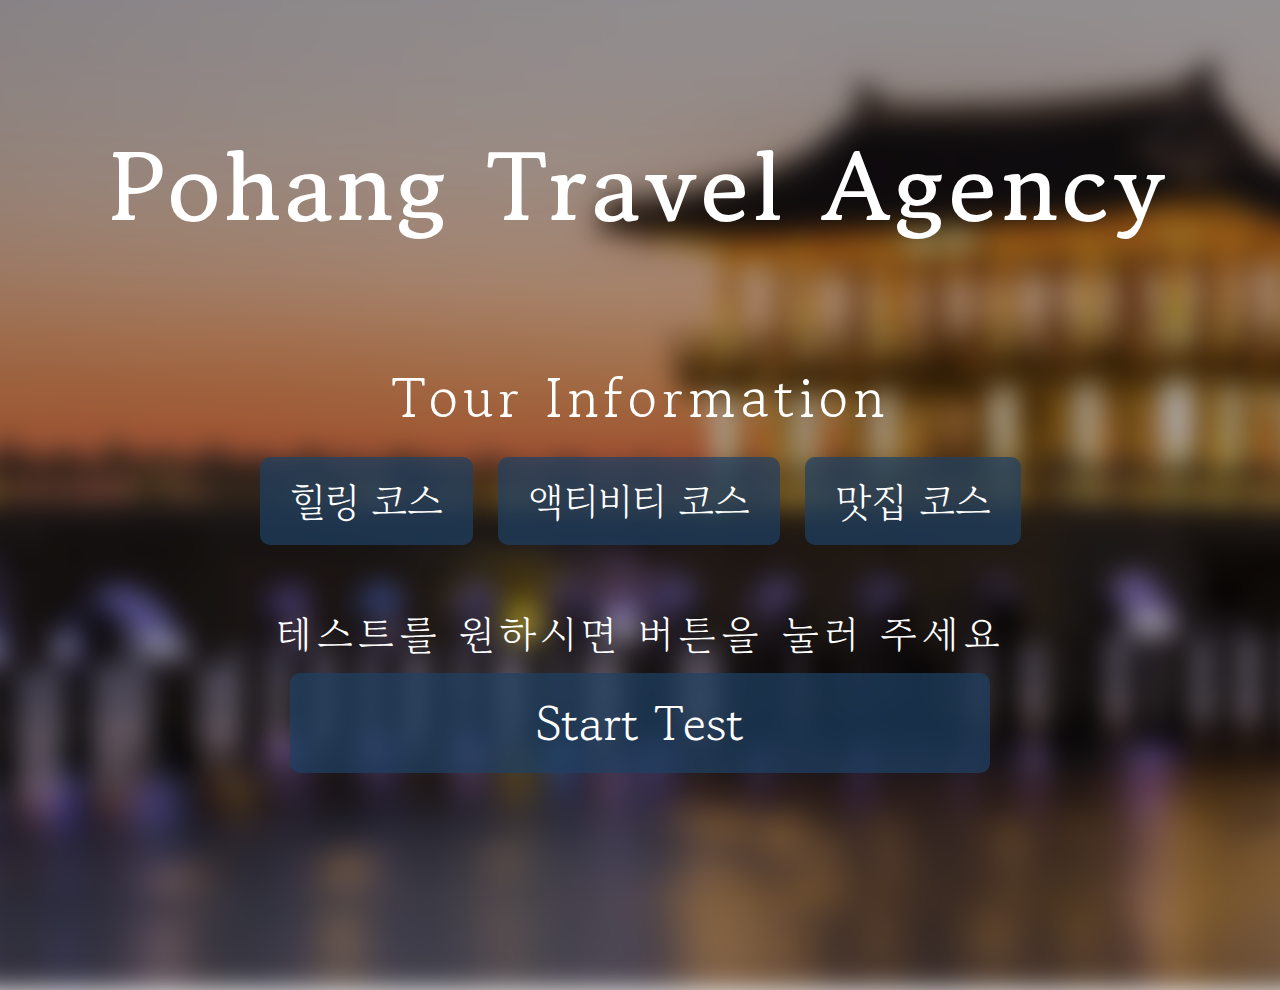
<file: 앱프 최종/index.html>
<!DOCTYPE html>
<html lang="en">
    <head>
        <meta charset="UTF-8" />
        <meta name="viewport" content="width=device-width, initial-scale=1.0" />
        <title>여행 성향 테스트</title>
        <link rel="stylesheet" href="./CSSs/style.css" />
        <link rel="preconnect" href="https://fonts.googleapis.com" />
        <link rel="preconnect" href="https://fonts.gstatic.com" crossorigin />
        <link href="https://fonts.googleapis.com/css2?family=Gowun+Batang&display=swap" rel="stylesheet" />
    </head>
    <body>
        <div class="background bg1"></div>
        <div class="background bg2"></div>
        <div class="wrapper">
            <h2 class="mainTitle">Pohang Travel Agency</h2>
            <div class="subTitle">Tour Information</div>
            <div class="btnCont">
                <a class="testBtn" href="./HTMLs/Healing_Info.html">힐링 코스</a>
                <a class="testBtn" href="./HTMLs/Activity_Info.html">액티비티 코스</a>
                <a class="testBtn" href="./HTMLs/Gourmet_Info.html">맛집 코스</a>
            </div>

            <div class="subTitle2">테스트를 원하시면 버튼을 눌러 주세요</div>
            <a class="testBtn lb" href="./HTMLs/testPage.html">Start Test</a>
        </div>
        <script src="./background.js"></script>
    </body>
</html>
</file>
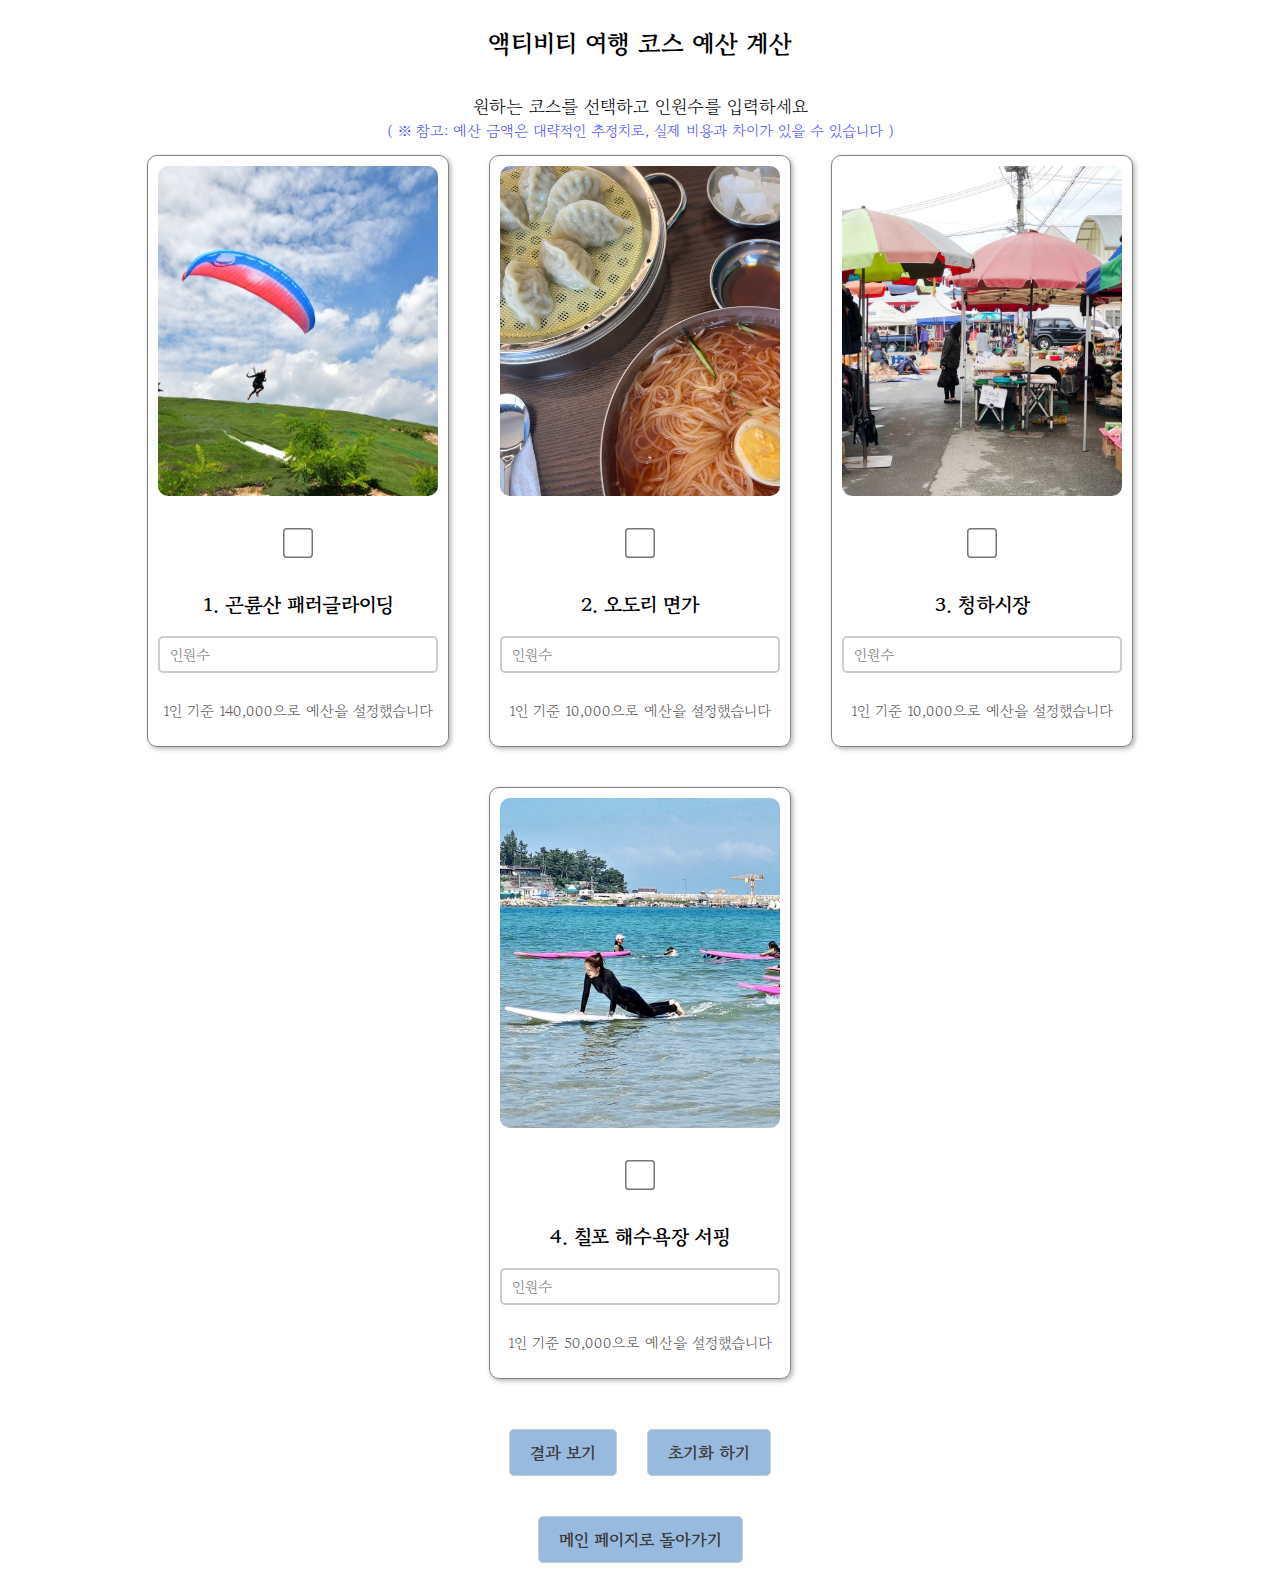
<file: 앱프 최종/HTMLs/Activity_budget.html>
<!DOCTYPE html>
<html lang="ko">
    <head>
        <meta charset="UTF-8" />
        <meta name="viewport" content="width=device-width, initial-scale=1.0" />
        <title>액티비티 여행 코스 예산 계산</title>

        <link rel="preconnect" href="https://fonts.googleapis.com" />
        <link rel="preconnect" href="https://fonts.gstatic.com" crossorigin />
        <link href="https://fonts.googleapis.com/css2?family=Gowun+Batang&display=swap" rel="stylesheet" />

        <link rel="stylesheet" href="../CSSs/Budget.css" />
    </head>
    <body>
        <h1>액티비티 여행 코스 예산 계산</h1>
        <p style="text-align: center; font-size: 18px; line-height: 1.2; margin-bottom: 5px">
            원하는 코스를 선택하고 인원수를 입력하세요
        </p>
        <p style="text-align: center; font-size: 15px; line-height: 1.2; margin-top: 0; color: #494cff">
            ( ※ 참고: 예산 금액은 대략적인 추정치로, 실제 비용과 차이가 있을 수 있습니다 )
        </p>

        <div class="course-container">
            <div class="course">
                <img src="../images/Activity_Info/Activity_paragliding.png" alt="패러글라이딩 이미지" />
                <!-- 패러글라이딩 이미지 -->
                <input type="checkbox" id="paragliding" data-price="140000" />
                <label for="paragliding">1. 곤륜산 패러글라이딩</label>
                <input type="number" id="paragliding-people" placeholder="인원수" min="1" />
                <p>1인 기준 140,000으로 예산을 설정했습니다</p>
            </div>

            <div class="course">
                <img src="../images/Activity_Info/Activity_food.jpg" alt="오도리 면가 이미지" />
                <!-- 오도리 면가 이미지 -->
                <input type="checkbox" id="noodle" data-price="10000" />
                <label for="noodle">2. 오도리 면가</label>
                <input type="number" id="noodle-people" placeholder="인원수" min="1" />
                <p>1인 기준 10,000으로 예산을 설정했습니다</p>
            </div>

            <div class="course">
                <img src="../images/Activity_Info/Activity_market.jpg" alt="청하시장 이미지" />
                <!-- 청하시장 이미지 -->
                <input type="checkbox" id="market" data-price="10000" />
                <label for="market">3. 청하시장</label>
                <input type="number" id="market-people" placeholder="인원수" min="1" />
                <p>1인 기준 10,000으로 예산을 설정했습니다</p>
            </div>

            <div class="course">
                <img src="../images/Activity_Info/Activity_surfing.jpg" alt="서핑 이미지" />
                <!-- 서핑 이미지 -->
                <input type="checkbox" id="surfing" data-price="50000" />
                <label for="surfing">4. 칠포 해수욕장 서핑</label>
                <input type="number" id="surfing-people" placeholder="인원수" min="1" />
                <p>1인 기준 50,000으로 예산을 설정했습니다</p>
            </div>
        </div>

        <div class="button-container">
            <button class="calculate-button" onclick="calculateBudget()">결과 보기</button>
            <button class="reset-button" onclick="resetForm()">초기화 하기</button>
        </div>
        <div id="result" class="result"></div>
        <div class="backBtn-container">
            <a href="../index.html" class="testBtn">메인 페이지로 돌아가기</a>
        </div>
        <script>
            function calculateBudget() {
                let totalBudget = 0; // 총 예산 초기값 설정
                let validSelection = true; // 유효한 선택 여부를 확인하는 변수
                const resultDiv = document.getElementById("result"); // 결과를 표시할 요소 가져오기
                resultDiv.textContent = ""; // 결과 초기화

                // 각 코스의 체크박스 ID와 인원 입력 필드 ID를 객체로 정의
                const activities = [
                    { id: "paragliding", peopleId: "paragliding-people" }, // 곤륜산 패러글라이딩
                    { id: "noodle", peopleId: "noodle-people" }, // 오도리 면가
                    { id: "market", peopleId: "market-people" }, // 청하시장
                    { id: "surfing", peopleId: "surfing-people" }, // 칠포 해수욕장 서핑
                ];

                // 각 코스를 반복하며 예산 계산
                activities.forEach((activity) => {
                    const checkbox = document.getElementById(activity.id); // 코스 체크박스 가져오기
                    const peopleInput = document.getElementById(activity.peopleId); // 인원 입력 필드 가져오기
                    const people = parseInt(peopleInput.value || 0); // 입력된 인원 수 가져오기 (기본값 0)

                    if (checkbox.checked) {
                        // 체크박스가 선택된 경우
                        if (people > 0) {
                            // 인원이 유효한 경우
                            const price = parseInt(checkbox.dataset.price); // 데이터 속성에서 가격 가져오기
                            totalBudget += price * people; // 총 예산에 추가
                        } else {
                            validSelection = false; // 인원이 없으면 유효하지 않은 선택으로 처리
                        }
                    } else if (people > 0) {
                        validSelection = false; // 체크박스를 선택하지 않았지만 인원이 입력된 경우 오류 처리
                    }
                });

                // 결과 출력
                if (validSelection && totalBudget >= 0) {
                    resultDiv.textContent = `총 예산: ${totalBudget.toLocaleString()}원`; // 예산 출력
                    resultDiv.style.color = totalBudget > 0 ? "green" : "blue"; // 예산이 있을 때 파란색, 없을 때 초록색
                } else {
                    resultDiv.textContent = "코스를 선택 후 인원을 입력해주세요"; // 오류 메시지
                    resultDiv.style.color = "red"; // 오류 메시지는 빨간색
                }
            }

            function resetForm() {
                // 체크박스와 숫자 입력값 초기화
                document.querySelectorAll("input[type='checkbox']").forEach((checkbox) => (checkbox.checked = false)); // 모든 체크박스 선택 해제
                document.querySelectorAll("input[type='number']").forEach((input) => (input.value = "")); // 모든 숫자 입력값 초기화
                document.getElementById("result").textContent = ""; // 결과 출력 영역 초기화
            }
        </script>
    </body>
</html>
</file>
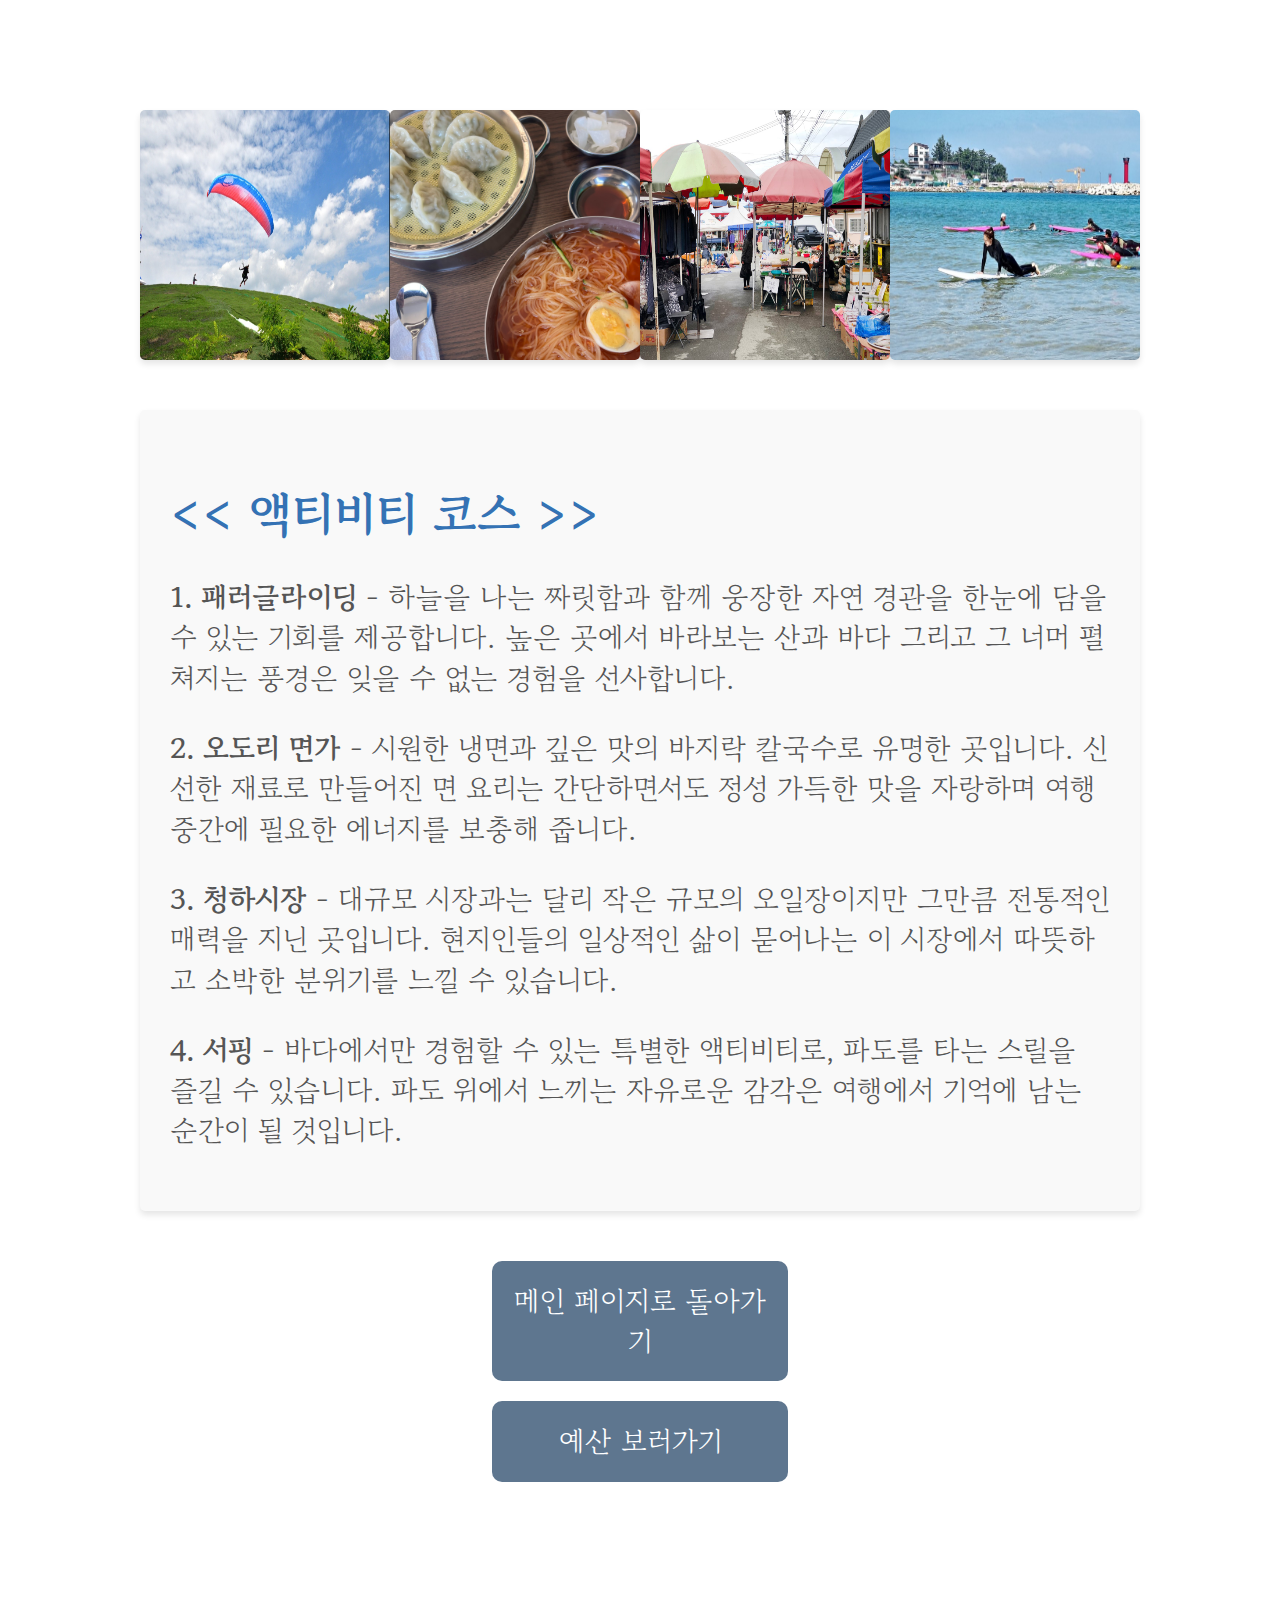
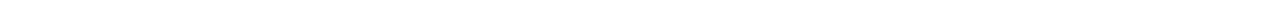
<file: 앱프 최종/HTMLs/Activity_Info.html>
<!DOCTYPE html>
<html lang="en">
    <head>
        <meta charset="UTF-8" />
        <meta name="viewport" content="width=device-width, initial-scale=1.0" />
        <!-- 화면 크기에 맞게 크기 조정 -->
        <title>Document</title>
        <link rel="stylesheet" href="../CSSs/Info.css" />
        <!-- 외부 스타일 시트 연결 -->

        <!-- Google Fonts API에서 한글 글꼴 Gowun Batang 불러오기 -->
        <link rel="preconnect" href="https://fonts.googleapis.com" />
        <link rel="preconnect" href="https://fonts.gstatic.com" crossorigin />
        <link href="https://fonts.googleapis.com/css2?family=Gowun+Batang&display=swap" rel="stylesheet" />
    </head>

    <body>
        <div class="container">
            <!-- 전체 콘텐츠를 감싸는 컨테이너 -->

            <div class="images">
                <!-- 이미지들을 담을 영역 -->
                <!-- 각 이미지의 alt 속성에 설명을 추가 -->
                <img src="../images/Activity_Info/Activity_paragliding.png" alt="곤륜산 패러글라이딩" />
                <img src="../images/Activity_Info/Activity_food.jpg" alt="오도리 면가" />
                <img src="../images/Activity_Info/Activity_market.jpg" alt="청하시장" />
                <img src="../images/Activity_Info/Activity_surfing.jpg" alt="서핑" />
            </div>

            <div class="text-section">
                <!-- 텍스트 설명을 담을 영역 -->
                <h2>&lt;&lt; 액티비티 코스 &gt;&gt;</h2>
                <!-- 제목을 보여줌 -->

                <!-- 각 액티비티에 대한 설명을 적은 문단들 -->
                <p>
                    <strong>1. 패러글라이딩</strong> - 하늘을 나는 짜릿함과 함께 웅장한 자연 경관을 한눈에 담을 수 있는
                    기회를 제공합니다. 높은 곳에서 바라보는 산과 바다 그리고 그 너머 펼쳐지는 풍경은 잊을 수 없는 경험을
                    선사합니다.
                </p>

                <p>
                    <strong>2. 오도리 면가</strong> - 시원한 냉면과 깊은 맛의 바지락 칼국수로 유명한 곳입니다. 신선한
                    재료로 만들어진 면 요리는 간단하면서도 정성 가득한 맛을 자랑하며 여행 중간에 필요한 에너지를 보충해
                    줍니다.
                </p>

                <p>
                    <strong>3. 청하시장</strong> - 대규모 시장과는 달리 작은 규모의 오일장이지만 그만큼 전통적인 매력을
                    지닌 곳입니다. 현지인들의 일상적인 삶이 묻어나는 이 시장에서 따뜻하고 소박한 분위기를 느낄 수
                    있습니다.
                </p>

                <p>
                    <strong>4. 서핑</strong> - 바다에서만 경험할 수 있는 특별한 액티비티로, 파도를 타는 스릴을 즐길 수
                    있습니다. 파도 위에서 느끼는 자유로운 감각은 여행에서 기억에 남는 순간이 될 것입니다.
                </p>
            </div>

            <!-- 메인 페이지로 돌아가는 버튼을 담은 영역 -->
            <div class="backBtn-container">
                <a href="../index.html" class="testBtn">메인 페이지로 돌아가기</a>
                <!-- 클릭 시 메인 페이지로 돌아가는 링크 -->
            </div>
            <div class="budgetBtn-container">
                <a href="./Activity_budget.html" class="budgetBtn">예산 보러가기</a>
            </div>
        </div>
    </body>
</html>
</file>
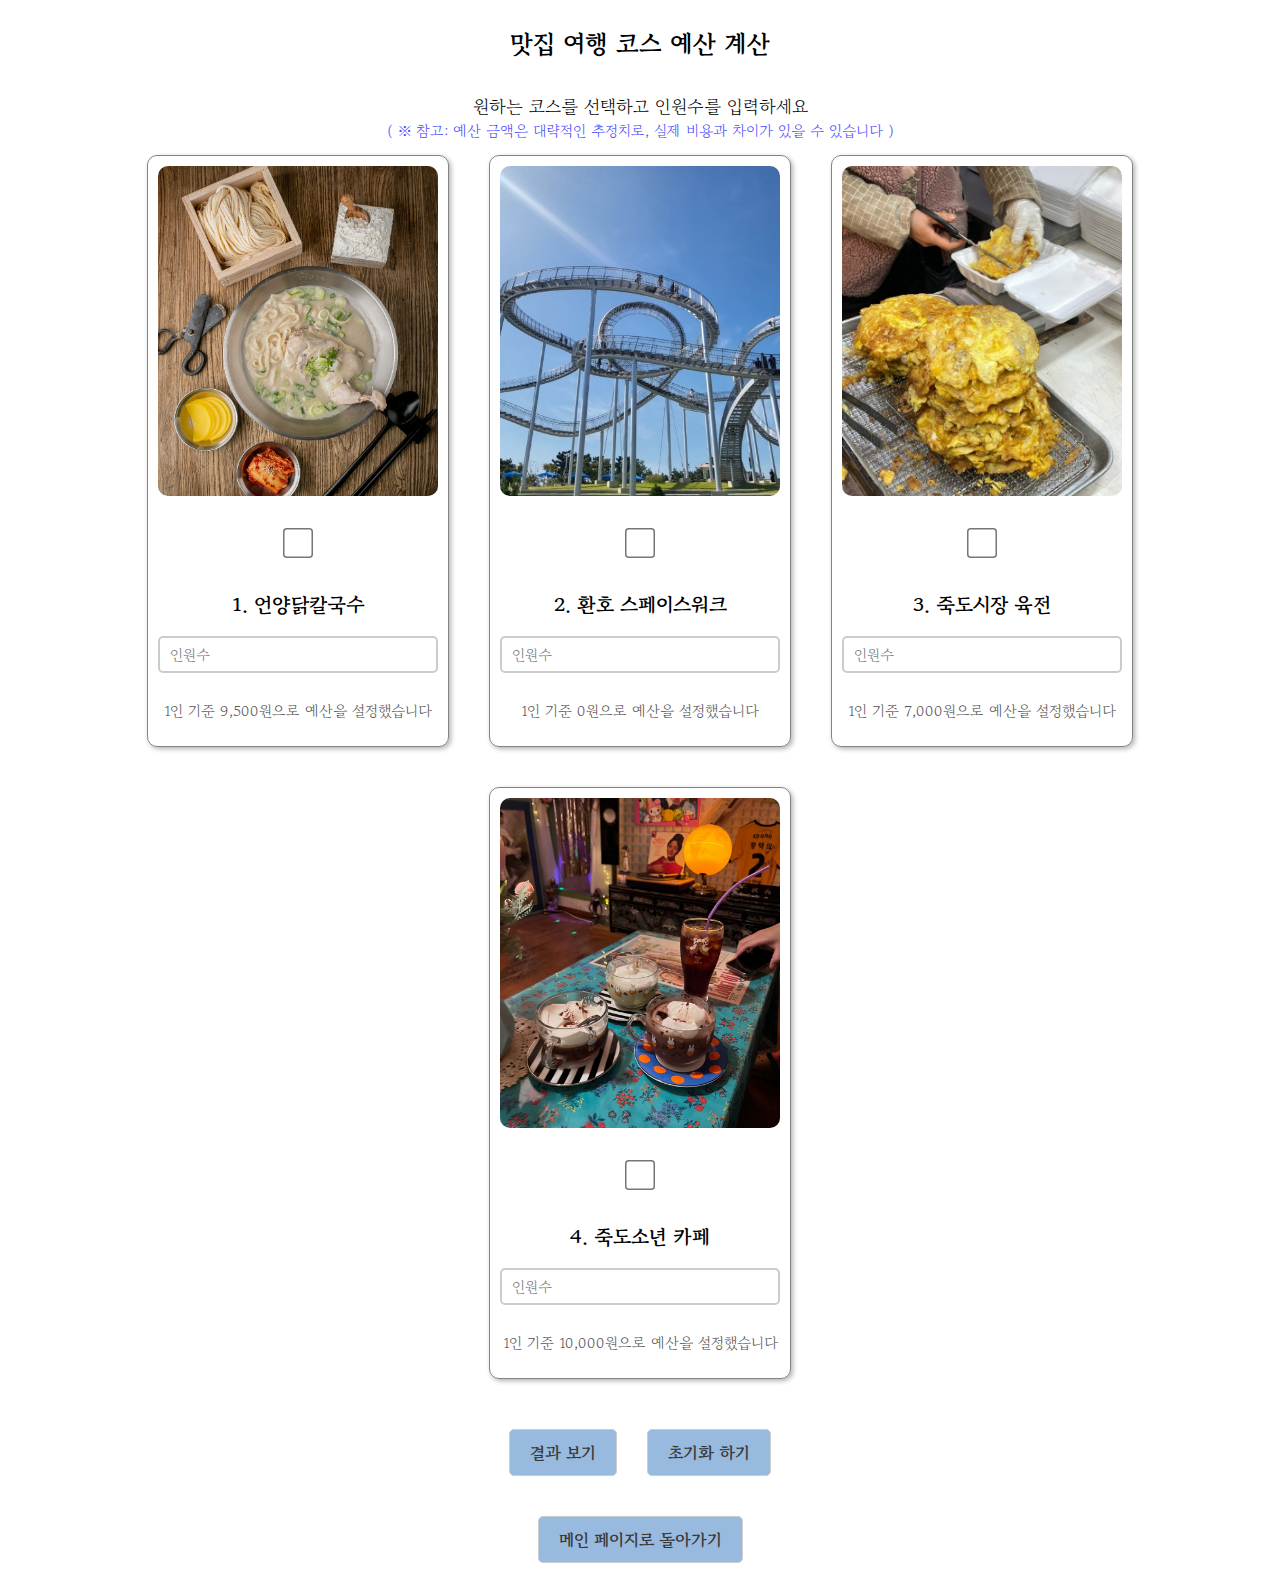
<file: 앱프 최종/HTMLs/Gourmet_budget.html>
<!DOCTYPE html>
<html lang="ko">
    <head>
        <meta charset="UTF-8" />
        <meta name="viewport" content="width=device-width, initial-scale=1.0" />
        <title>맛집 여행 코스 예산 계산</title>

        <link rel="preconnect" href="https://fonts.googleapis.com" />
        <link rel="preconnect" href="https://fonts.gstatic.com" crossorigin />
        <link href="https://fonts.googleapis.com/css2?family=Gowun+Batang&display=swap" rel="stylesheet" />
        <link rel="stylesheet" href="../CSSs/Budget.css" />
    </head>
    <body>
        <h1>맛집 여행 코스 예산 계산</h1>
        <p style="text-align: center; font-size: 18px; line-height: 1.2; margin-bottom: 5px">
            원하는 코스를 선택하고 인원수를 입력하세요
        </p>
        <p style="text-align: center; font-size: 15px; line-height: 1.2; margin-top: 0; color: #494cff">
            ( ※ 참고: 예산 금액은 대략적인 추정치로, 실제 비용과 차이가 있을 수 있습니다 )
        </p>

        <div class="course-container">
            <div class="course">
                <img src="../images/Gourmet_Info/Gourmet_food.jpg" alt="언양닭칼국수 이미지" />
                <!-- 언양닭칼국수 이미지 -->
                <input type="checkbox" id="noodle" data-price="9500" />
                <label for="noodle">1. 언양닭칼국수</label>
                <input type="number" id="noodle-people" placeholder="인원수" min="1" />
                <p>1인 기준 9,500원으로 예산을 설정했습니다</p>
            </div>

            <div class="course">
                <img src="../images/Gourmet_Info/Gourmet_park.jpg" alt="환호 스페이스워크 이미지" />
                <!-- 환호 스페이스워크 이미지 -->
                <input type="checkbox" id="space" data-price="0" />
                <label for="space">2. 환호 스페이스워크</label>
                <input type="number" id="space-people" placeholder="인원수" min="1" />
                <p>1인 기준 0원으로 예산을 설정했습니다</p>
            </div>

            <div class="course">
                <img src="../images/Gourmet_Info/Gourmet_market.jpg" alt="죽도시장 육전 이미지" />
                <!-- 죽도시장 육전 이미지 -->
                <input type="checkbox" id="market" data-price="7000" />
                <label for="market">3. 죽도시장 육전</label>
                <input type="number" id="market-people" placeholder="인원수" min="1" />
                <p>1인 기준 7,000원으로 예산을 설정했습니다</p>
            </div>

            <div class="course">
                <img src="../images/Gourmet_Info/Gourmet_cafe.jpg" alt="죽도소년 카페 이미지" />
                <!-- 죽도소년 카페 이미지 -->
                <input type="checkbox" id="cafe" data-price="10000" />
                <label for="cafe">4. 죽도소년 카페</label>
                <input type="number" id="cafe-people" placeholder="인원수" min="1" />
                <p>1인 기준 10,000원으로 예산을 설정했습니다</p>
            </div>
        </div>

        <div class="button-container">
            <button class="calculate-button" onclick="calculateBudget()">결과 보기</button>
            <button class="reset-button" onclick="resetForm()">초기화 하기</button>
        </div>
        <div id="result" class="result"></div>
        <div class="backBtn-container">
            <a href="../index.html" class="testBtn">메인 페이지로 돌아가기</a>
        </div>
        <script>
            function calculateBudget() {
                let totalBudget = 0;
                let validSelection = true;
                const resultDiv = document.getElementById("result");
                resultDiv.textContent = ""; // 초기화

                // Define course elements and their people input IDs
                const courses = [
                    { id: "noodle", peopleId: "noodle-people", price: 9500 }, // 언양 닭칼국수 가격 예시
                    { id: "space", peopleId: "space-people", price: 0 }, // 환호 스페이스워크 (무료)
                    { id: "market", peopleId: "market-people", price: 7000 }, // 죽도시장 육전 가격 예시
                    { id: "cafe", peopleId: "cafe-people", price: 10000 }, // 죽도소년 카페 가격 예시
                ];

                courses.forEach((course) => {
                    const checkbox = document.getElementById(course.id);
                    const peopleInput = document.getElementById(course.peopleId);
                    const people = parseInt(peopleInput.value || 0);

                    if (checkbox.checked) {
                        if (people > 0) {
                            totalBudget += course.price * people;
                        } else {
                            validSelection = false;
                        }
                    } else if (people > 0) {
                        validSelection = false;
                    }
                });

                // 결과 출력
                if (validSelection && totalBudget >= 0) {
                    resultDiv.textContent = `총 예산: ${totalBudget.toLocaleString()}원`;
                    resultDiv.style.color = totalBudget === 0 ? "blue" : "green"; // 예산이 0이면 파란색, 양수면 초록색
                } else {
                    resultDiv.textContent = "코스를 선택 후 인원을 입력해주세요";
                    resultDiv.style.color = "red"; // 오류 메시지는 빨간색
                }
            }

            function resetForm() {
                // 체크박스와 숫자 입력값 초기화
                document.querySelectorAll("input[type='checkbox']").forEach((checkbox) => (checkbox.checked = false));
                document.querySelectorAll("input[type='number']").forEach((input) => (input.value = ""));
                document.getElementById("result").textContent = "";
            }
        </script>
    </body>
</html>
</file>
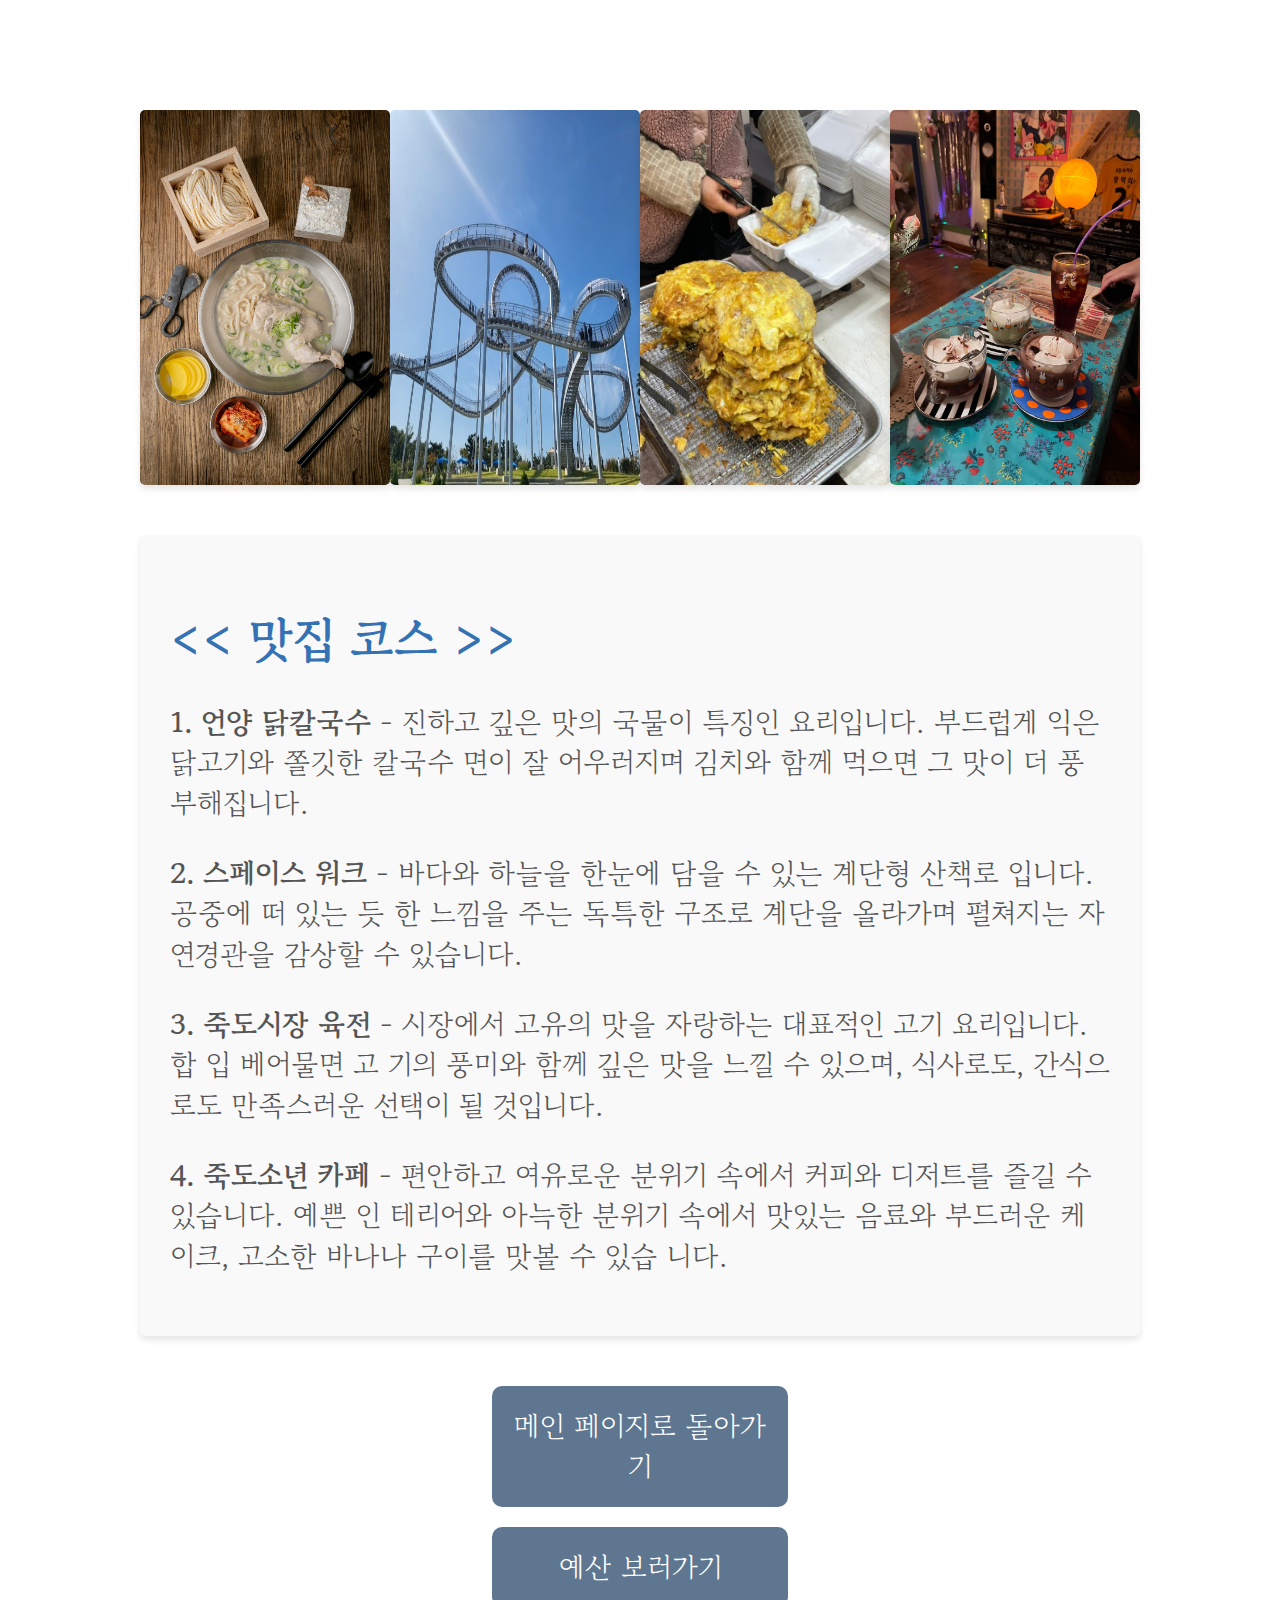
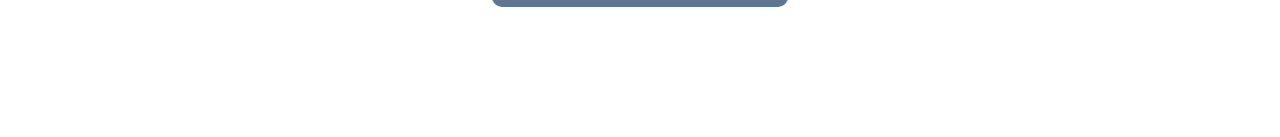
<file: 앱프 최종/HTMLs/Gourmet_Info.html>
<!DOCTYPE html>
<html lang="en">
<head>
    <meta charset="UTF-8">
    <meta name="viewport" content="width=device-width, initial-scale=1.0">
    <title>Document</title>
    <link rel="stylesheet" href="../CSSs/Info.css" />
    <link rel="preconnect" href="https://fonts.googleapis.com">
        <link rel="preconnect" href="https://fonts.gstatic.com" crossorigin>
        <link href="https://fonts.googleapis.com/css2?family=Gowun+Batang&display=swap" rel="stylesheet">
</head>
<body>
    <div class="container">
        <div class="images">
            <img src="../images/Gourmet_Info/Gourmet_food.jpg" alt="언양 닭칼국수">
            <img src="../images/Gourmet_Info/Gourmet_park.jpg" alt="스페이스 워크">
            <img src="../images/Gourmet_Info/Gourmet_market.jpg" alt="죽도시장 육전">
            <img src="../images/Gourmet_Info/Gourmet_cafe.jpg" alt="죽도소년 카페">
        </div>
        <div class="text-section">
            <h2>&lt;&lt; 맛집 코스 &gt;&gt;</h2>
            <p><strong>1. 언양 닭칼국수</strong> - 진하고 깊은 맛의 국물이 특징인 요리입니다. 부드럽게 익은 닭고기와 쫄깃한
                칼국수 면이 잘 어우러지며 김치와 함께 먹으면 그 맛이 더 풍부해집니다. </p>
            <p><strong>2. 스페이스 워크</strong> -  바다와 하늘을 한눈에 담을 수 있는 계단형 산책로 입니다. 공중에 떠 있는 듯
                한 느낌을 주는 독특한 구조로 계단을 올라가며 펼쳐지는 자연경관을 감상할 수 있습니다. </p>
            <p><strong>3. 죽도시장 육전</strong> - 시장에서 고유의 맛을 자랑하는 대표적인 고기 요리입니다. 합 입 베어물면 고
                기의 풍미와 함께 깊은 맛을 느낄 수 있으며, 식사로도, 간식으로도 만족스러운 선택이 될 것입니다.
                </p>
            <p><strong>4. 죽도소년 카페</strong> - 편안하고 여유로운 분위기 속에서 커피와 디저트를 즐길 수 있습니다. 예쁜 인
                테리어와 아늑한 분위기 속에서 맛있는 음료와 부드러운 케이크, 고소한 바나나 구이를 맛볼 수 있습
                니다.</p>
        </div>
    <div class="backBtn-container">
        <a href="../index.html" class="testBtn">메인 페이지로 돌아가기</a>
        <div class="budgetBtn-container">
            <a href="./Gourmet_budget.html" class="budgetBtn">예산 보러가기</a>
        </div></div>
</body>
</html>
</file>
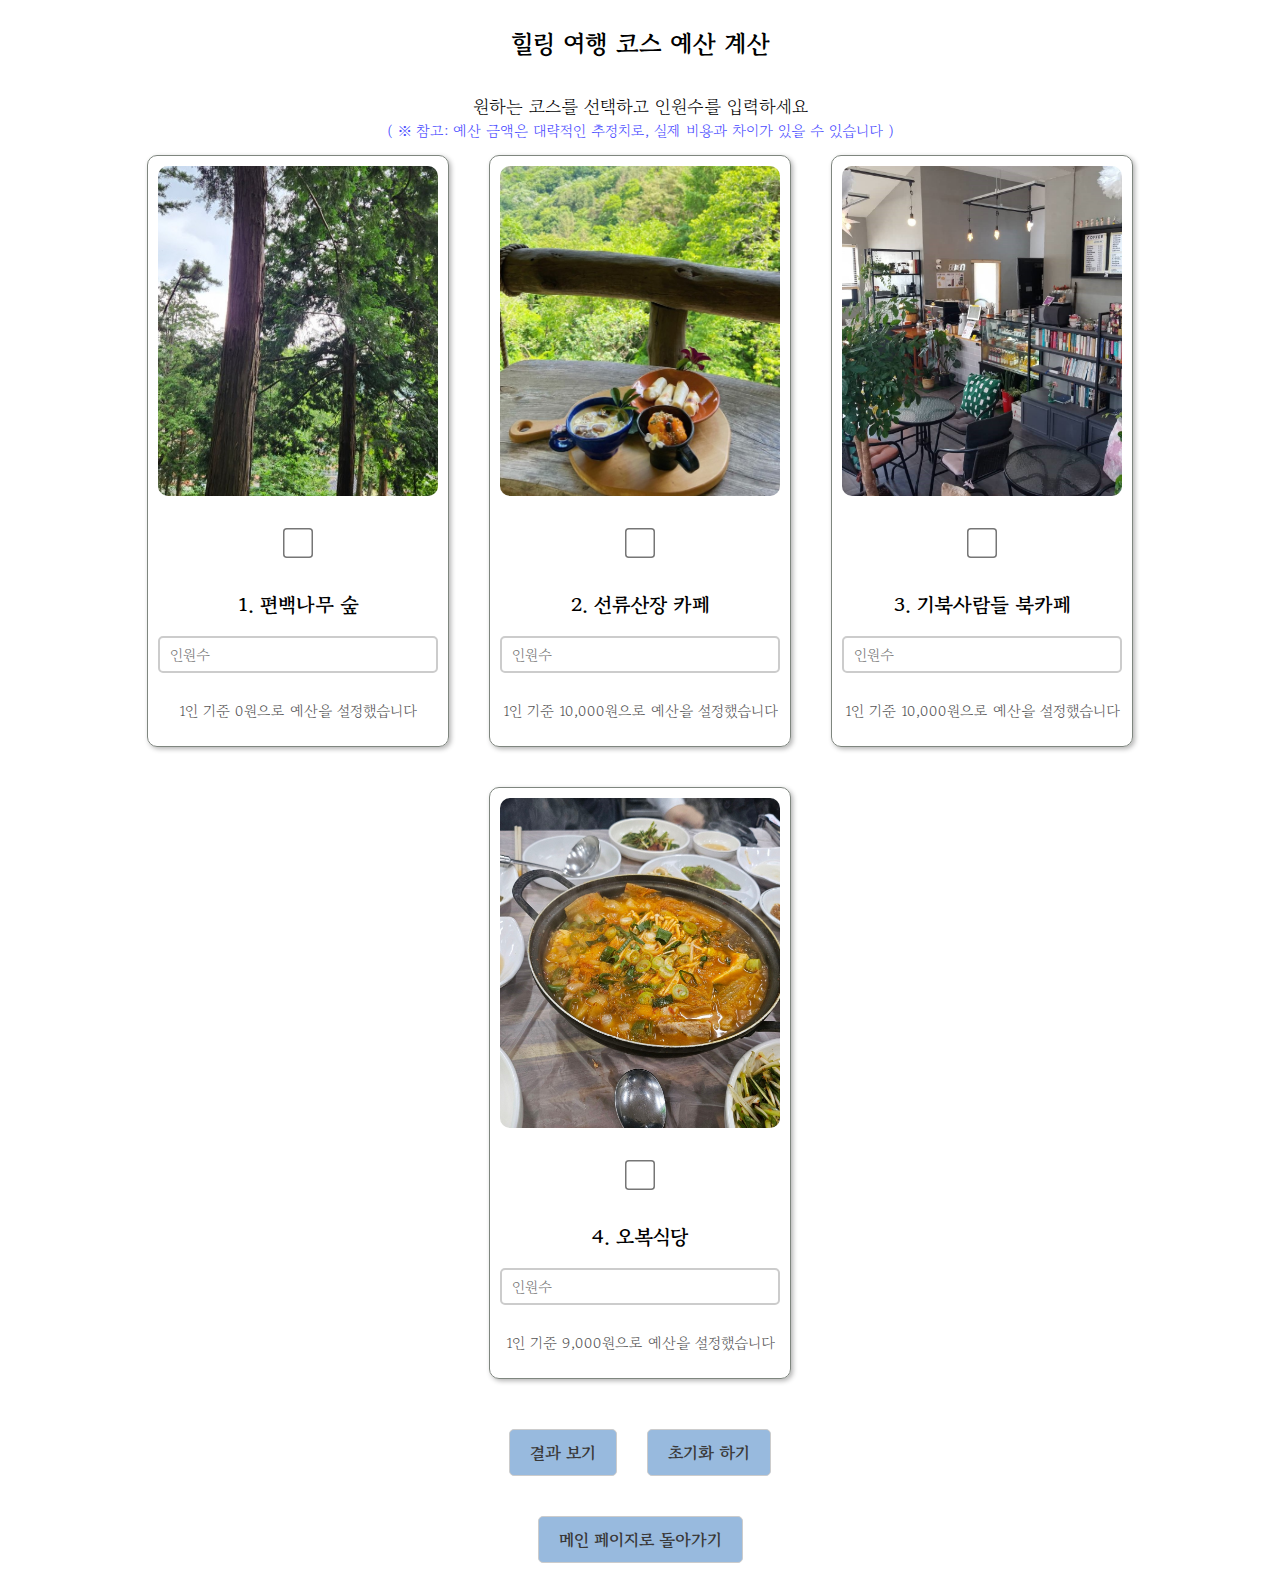
<file: 앱프 최종/HTMLs/Healing_budget.html>
<!DOCTYPE html>
<html lang="ko">
<head>
    <meta charset="UTF-8">
    <meta name="viewport" content="width=device-width, initial-scale=1.0">
    <title>힐링 여행 코스 예산 계산</title>

    <link rel="preconnect" href="https://fonts.googleapis.com">
    <link rel="preconnect" href="https://fonts.gstatic.com" crossorigin>
    <link href="https://fonts.googleapis.com/css2?family=Gowun+Batang&display=swap" rel="stylesheet">
    
    <link rel="stylesheet" href="../CSSs/Budget.css" />
</head>
<body>
    <h1>힐링 여행 코스 예산 계산</h1>
    <p style="text-align: center; font-size: 18px; line-height: 1.2; margin-bottom: 5px;">원하는 코스를 선택하고 인원수를 입력하세요</p>
    <p style="text-align: center; font-size: 15px; line-height: 1.2; margin-top: 0; color:#494cff">( ※ 참고: 예산 금액은 대략적인 추정치로, 실제 비용과 차이가 있을 수 있습니다 ) </p>

    <div class="course-container">
        <div class="course">
            <img src="../images/Healing_Info/Healing_forest.jpg" alt="편백나무 숲 이미지"> <!-- 편백나무 숲 이미지 -->
            <input type="checkbox" id="forest" data-price="0">
            <label for="forest">1. 편백나무 숲</label>
            <input type="number" id="forest-people" placeholder="인원수" min="1">
            <p>1인 기준 0원으로 예산을 설정했습니다</p>
        </div>

        <div class="course">
            <img src="../images/Healing_Info/Healing_mtcafe.jpg" alt="선류산장 카페 이미지"> <!-- 선류산장 카페 이미지 -->
            <input type="checkbox" id="cafe" data-price="10000">
            <label for="cafe">2. 선류산장 카페</label>
            <input type="number" id="cafe-people" placeholder="인원수" min="1">
            <p>1인 기준 10,000원으로 예산을 설정했습니다</p>
        </div>

        <div class="course">
            <img src="../images/Healing_Info/Healing_bookcafe.jpg" alt="기북사람들 북카페 이미지"> <!-- 기북사람들 북카페 이미지 -->
            <input type="checkbox" id="bookcafe" data-price="10000">
            <label for="bookcafe">3. 기북사람들 북카페</label>
            <input type="number" id="bookcafe-people" placeholder="인원수" min="1">
            <p>1인 기준 10,000원으로 예산을 설정했습니다</p>
        </div>

        <div class="course">
            <img src="../images/Healing_Info/Healing_food.jpg" alt="오복식당 이미지"> <!-- 오복식당 이미지 -->
            <input type="checkbox" id="food" data-price="9000">
            <label for="food">4. 오복식당</label>
            <input type="number" id="food-people" placeholder="인원수" min="1">
            <p>1인 기준 9,000원으로 예산을 설정했습니다</p>
        </div>
    </div>
    
    <div class="button-container">
    <button class="calculate-button" onclick="calculateBudget()">결과 보기</button>
    <button class="reset-button" onclick="resetForm()">초기화 하기</button>
    </div>
    <div id="result" class="result"></div>
    <div class="backBtn-container">
        <a href="../index.html" class="testBtn">메인 페이지로 돌아가기</a>
    </div>
<script>
    function calculateBudget() {
        let totalBudget = 0;
        let validSelection = true;
        const resultDiv = document.getElementById("result");
        resultDiv.textContent = ""; // 초기화
    
        const courses = [
            { id: "forest", peopleId: "forest-people" },
            { id: "cafe", peopleId: "cafe-people" },
            { id: "bookcafe", peopleId: "bookcafe-people" },
            { id: "food", peopleId: "food-people" }
        ];
    
        courses.forEach(course => {
            const checkbox = document.getElementById(course.id);
            const peopleInput = document.getElementById(course.peopleId);
            const people = parseInt(peopleInput.value || 0);
    
            if (checkbox.checked) {
                if (people > 0) {
                    const price = parseInt(checkbox.dataset.price);
                    totalBudget += price * people;
                } else {
                    validSelection = false;
                }
            } else if (people > 0) {
                validSelection = false;
            }
        });
    
        // 결과 출력
        if (validSelection && totalBudget >= 0) {
            resultDiv.textContent = `총 예산: ${totalBudget.toLocaleString()}원`;
            resultDiv.style.color = totalBudget === 0 ? "blue" : "green"; 
        } else {
            resultDiv.textContent = "코스를 선택 후 인원을 입력해주세요";
            resultDiv.style.color = "red";
        }
    }
    
    function resetForm() {
        document.querySelectorAll("input[type='checkbox']").forEach(checkbox => (checkbox.checked = false));
        document.querySelectorAll("input[type='number']").forEach(input => (input.value = ""));
        document.getElementById("result").textContent = "";
    }
   </script> 
</body>
</html>
</file>
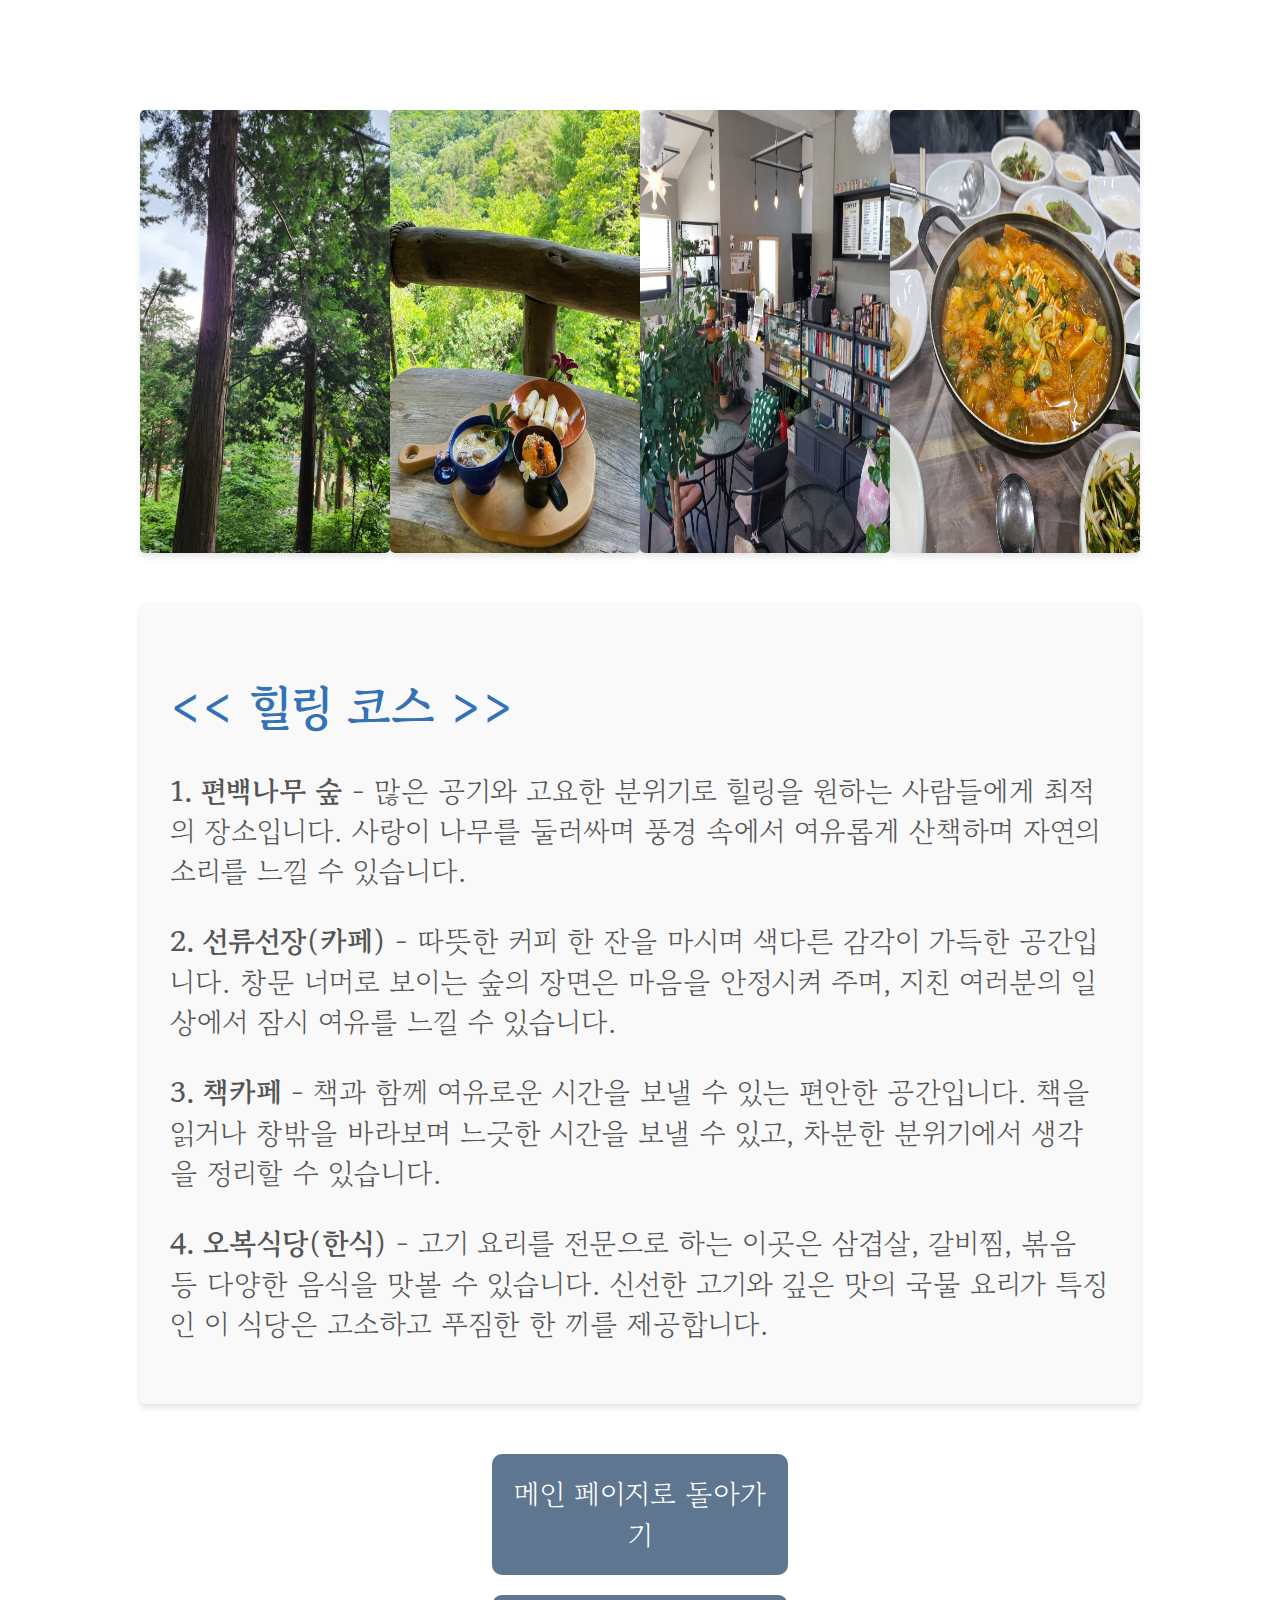
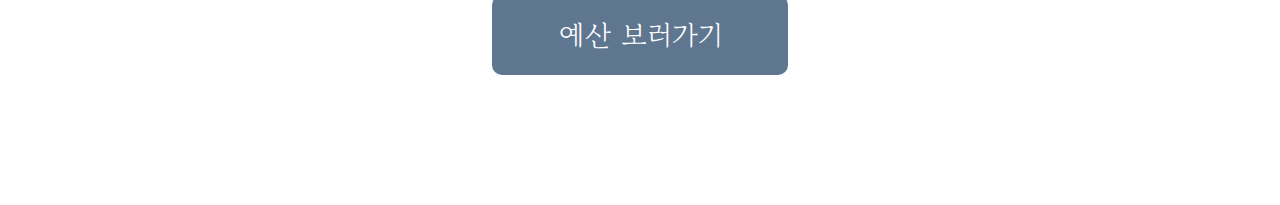
<file: 앱프 최종/HTMLs/Healing_Info.html>
<!DOCTYPE html>
<html lang="ko">
<head>
    <meta charset="UTF-8">
    <meta name="viewport" content="width=device-width, initial-scale=1.0">
    <title>여행 코스</title>
 <link rel="stylesheet" href="../CSSs/Info.css" />
 <link rel="preconnect" href="https://fonts.googleapis.com">
        <link rel="preconnect" href="https://fonts.gstatic.com" crossorigin>
        <link href="https://fonts.googleapis.com/css2?family=Gowun+Batang&display=swap" rel="stylesheet">
</head>
<body>
    <div class="container">
        <div class="images">
            <img src="../images/Healing_Info/Healing_forest.jpg" alt="편백나무 숲">
            <img src="../images/Healing_Info/Healing_mtcafe.jpg" alt="선류선장 카페">
            <img src="../images/Healing_Info/Healing_bookcafe.jpg" alt="책카페">
            <img src="../images/Healing_Info/Healing_food.jpg" alt="오복식당">
        </div>
        <div class="text-section">
            <h2>&lt;&lt; 힐링 코스 &gt;&gt;</h2>
            <p><strong>1. 편백나무 숲</strong> - 많은 공기와 고요한 분위기로 힐링을 원하는 사람들에게 최적의 장소입니다. 사랑이 나무를 둘러싸며 풍경 속에서 여유롭게 산책하며 자연의 소리를 느낄 수 있습니다.</p>
            <p><strong>2. 선류선장(카페)</strong> - 따뜻한 커피 한 잔을 마시며 색다른 감각이 가득한 공간입니다. 창문 너머로 보이는 숲의 장면은 마음을 안정시켜 주며, 지친 여러분의 일상에서 잠시 여유를 느낄 수 있습니다.</p>
            <p><strong>3. 책카페</strong> - 책과 함께 여유로운 시간을 보낼 수 있는 편안한 공간입니다. 책을 읽거나 창밖을 바라보며 느긋한 시간을 보낼 수 있고, 차분한 분위기에서 생각을 정리할 수 있습니다.</p>
            <p><strong>4. 오복식당(한식)</strong> - 고기 요리를 전문으로 하는 이곳은 삼겹살, 갈비찜, 볶음 등 다양한 음식을 맛볼 수 있습니다. 신선한 고기와 깊은 맛의 국물 요리가 특징인 이 식당은 고소하고 푸짐한 한 끼를 제공합니다.</p>
    </div>
    <div class="backBtn-container">
        <a href="../index.html" class="testBtn">메인 페이지로 돌아가기</a>
    <div class="budgetBtn-container">
        <a href="./Healing_budget.html" class="budgetBtn">예산 보러가기</a>
    </div>
    </div>
</body>
</html>
</file>
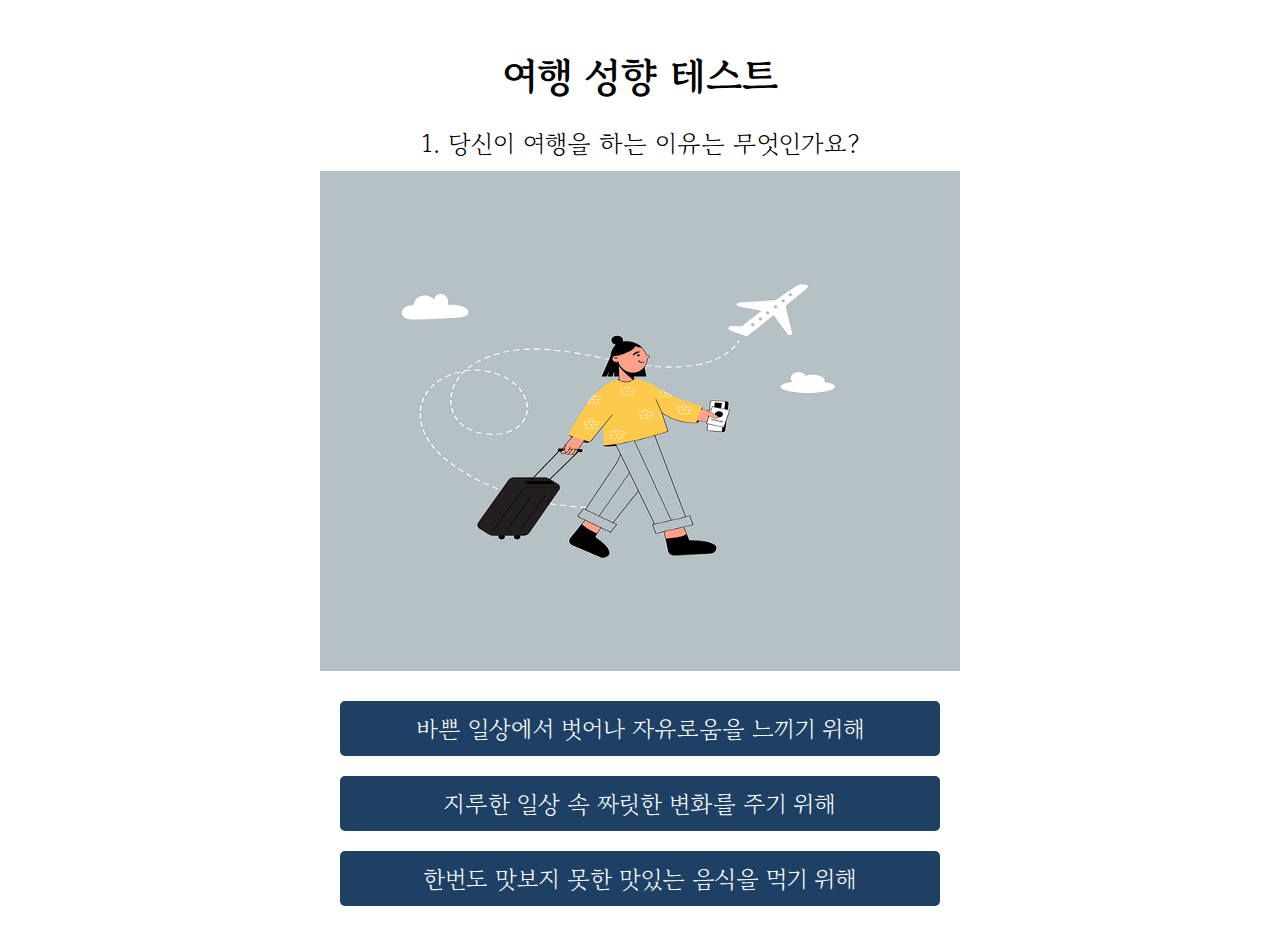
<file: 앱프 최종/HTMLs/testPage.html>
<!DOCTYPE html>
<html lang="ko">
    <head>
        <meta charset="UTF-8" />
        <meta name="viewport" content="width=device-width, initial-scale=1.0" />
        <title>여행 성향 테스트</title>
        <link rel="stylesheet" href="../CSSs/testPage.css" />
        <!-- Google Fonts에서 한글 글꼴 Gowun Batang 불러오기 -->
        <link rel="preconnect" href="https://fonts.googleapis.com" />
        <link rel="preconnect" href="https://fonts.gstatic.com" crossorigin />
        <link href="https://fonts.googleapis.com/css2?family=Gowun+Batang&display=swap" rel="stylesheet" />
    </head>

    <body>
        <!-- 질문과 답변을 표시할 컨테이너 -->
        <div id="question-container" class="question-container">
            <h1 class="question-title">여행 성향 테스트</h1>
            <!-- 질문 텍스트가 표시되는 영역 -->
            <div id="question-text" class="question-text"></div>
            <!-- 질문과 함께 표시될 이미지 영역 (숨겨져 있음) -->
            <img id="question-image" class="question-image" src="" alt="" style="display: none" />
            <!-- 답변 버튼들이 표시되는 영역 -->
            <div id="answer-container" class="answer-container"></div>
        </div>

        <!-- 결과 표시 영역 -->
        <div id="result" class="result"></div>

        <script>
            // 질문 목록과 각 질문에 대한 답변 선택지를 설정
            const questions = [
                {
                    text: "1. 당신이 여행을 하는 이유는 무엇인가요?",
                    image: "../images/questionImage/travel.jpg", // 질문에 관련된 이미지 경로
                    answers: [
                        "바쁜 일상에서 벗어나 자유로움을 느끼기 위해",
                        "지루한 일상 속 짜릿한 변화를 주기 위해",
                        "한번도 맛보지 못한 맛있는 음식을 먹기 위해",
                    ],
                },
                {
                    text: "2. 주로 가고 싶은 장소는?",
                    image: "../images/questionImage/place.jpg",
                    answers: [
                        "사람이 없고, 혼자 즐길 수 있는 장소로 가고 싶어",
                        "다양한 사람들과 함께 놀 수 있는 곳으로 가고 싶어",
                        "맛있고 다양한 음식들이 있는 곳으로 가고 싶어",
                    ],
                },
                {
                    text: "3. 평소 기분 전환이 필요할 때 가장 즐겨 하는 일은? ",
                    image: "../images/questionImage/diversion.jpg",
                    answers: [
                        "느긋하게, 조용한 곳에서 시간 보내기",
                        "몸을 움직이며 활동적인 시간 보내기",
                        "색다른 경험을 하나하나 천천히 즐기기",
                    ],
                },
                {
                    text: "4. 여행 예산이 한정적인 상황, 이것 만큼은 챙겨야 해!",
                    image: "../images/questionImage/money.jpg",
                    answers: [
                        "편안하게 쉴 수 있는 아늑한 공간",
                        "두근두근거리는 순간을 만들어줄 경험",
                        "오랫동안 떠올릴 수 있는 맛있는 한 끼",
                    ],
                },
                {
                    text: "5. 어머 이건 꼭 찍어야 돼!",
                    image: "../images/questionImage/picture.jpg",
                    answers: ["나무가 가득한 숲속 산책로", "사람들과 함께 활동하는 순간", "군침이 도는 음식"],
                },
                {
                    text: "6. 여행지에서 가장 관심 있는 활동은?",
                    image: "../images/questionImage/activity.jpg",
                    answers: ["자연의 소리를 들으며 쉬기", "물에서 놀기", "먹기"],
                },
                {
                    text: "7. 평소 나의 옷 스타일은?",
                    image: "../images/questionImage/style.jpg",
                    answers: ["단정하고 편안한 느낌", "활동성이 좋은 스타일", "가끔 독특한 포인트 더한 옷차림"],
                },
                {
                    text: "8. 소개팅 이상형을 만났다. 대화 속에서 가장 기억에 남는 것은?",
                    image: "../images/questionImage/talk.jpg",
                    answers: [
                        "그 사람이 가보았다던 장소",
                        "그 사람만이 알고 있는 이야기",
                        "그 사람의 취향을 엿볼 수 있는 물건",
                    ],
                },
                {
                    text: "9. 애인과의 데이트를 하게 되었다. 하고 싶은 데이트는?",
                    image: "../images/questionImage/date.jpg",
                    answers: [
                        "서로에 대해 조금 더 알아가는 시간",
                        "평소와 다른 일상을 함께 경험하는 시간",
                        "둘만의 새로운 장소를 찾아보는 시간",
                    ],
                },
                {
                    text: "10. 평소에 브이로그를 챙겨보는 당신! 어떤 브이로그를 볼 것인가?",
                    image: "../images/questionImage/vlog.jpg",
                    answers: [
                        "지치고 힘들 땐, 나만의 시간",
                        "평범한 여행은 가라! 스릴 오싹 도파민 풀 충전 여행",
                        "내돈내산 맛집 탐방 브이로그",
                    ],
                },
            ];

            // 각 카테고리별 점수를 세기 위한 객체 초기화
            let scores = { relax: 0, adventure: 0, food: 0 };
            let currentQuestion = 0; // 현재 질문 인덱스

            // 첫 번째 질문을 페이지 로드 시 표시
            displayQuestion();

            // 질문을 화면에 표시하는 함수
            function displayQuestion() {
                const questionContainer = document.getElementById("question-container");

                // 모든 질문을 끝냈다면 결과를 표시
                if (currentQuestion >= questions.length) {
                    questionContainer.style.display = "none"; // 질문 영역 숨기기
                    displayResult(); // 결과 표시
                    return;
                }

                const questionData = questions[currentQuestion];

                // 질문 텍스트 업데이트
                document.getElementById("question-text").textContent = questionData.text;

                // 질문과 관련된 이미지 표시
                const questionImage = document.getElementById("question-image");
                if (questionData.image) {
                    questionImage.src = questionData.image;
                    questionImage.style.display = "block"; // 이미지 표시
                } else {
                    questionImage.style.display = "none"; // 이미지가 없을 경우 숨기기
                }

                // 답변 버튼 생성
                const answerContainer = document.getElementById("answer-container");
                answerContainer.innerHTML = ""; // 기존 답변 버튼 초기화
                questionData.answers.forEach((answer, index) => {
                    const answerButton = document.createElement("button");
                    answerButton.className = "answer";
                    answerButton.textContent = answer;

                    // 각 답변 버튼에 클릭 이벤트 추가 (각 카테고리에 따라 점수 증가)
                    const choice = index === 0 ? "relax" : index === 1 ? "adventure" : "food";
                    answerButton.onclick = () => selectAnswer(choice);

                    // 답변 버튼을 화면에 추가
                    answerContainer.appendChild(answerButton);
                });
            }

            // 답변 선택 시 점수 업데이트
            function selectAnswer(choice) {
                scores[choice]++; // 선택한 카테고리의 점수 증가
                currentQuestion++; // 다음 질문으로 이동
                displayQuestion(); // 다음 질문 표시
            }

            // 테스트 결과를 화면에 표시하는 함수
            function displayResult() {
                const resultContainer = document.getElementById("result");
                const maxScore = Math.max(scores.relax, scores.adventure, scores.food); // 가장 높은 점수 계산
                let recommendation = ""; // 추천 코스 텍스트
                let imageURL = ""; // 추천 코스 이미지 경로
                let infoPage = ""; // 추천 코스 상세 페이지 링크
                let Budget = "";

                // 가장 높은 점수에 맞는 추천 코스 설정
                if (scores.relax === maxScore) {
                    recommendation = "생각은 내려놓고 온전히 쉬어가는 여유로운 시간 <힐링> 코스를 추천합니다!";
                    imageURL = "../images/resultImage/healing.png";
                    infoPage = "./Healing_Info.html"; // 힐링 코스 링크
                    Budget = "./Healing_budget.html";
                } else if (scores.adventure === maxScore) {
                    recommendation = "몸은 힘들지만 즐겁고 뿌듯한 <액티비티> 코스를 추천합니다!";
                    imageURL = "../images/resultImage/activity.png";
                    infoPage = "./Activity_Info.html"; // 액티비티 코스 링크
                    Budget = "./Activity_budget.html";
                } else if (scores.food === maxScore) {
                    recommendation = "한입 먹을 때마다 미소가 절로 나는 행복한 <맛집> 코스를 추천합니다!";
                    imageURL = "../images/resultImage/food.png";
                    infoPage = "./Gourmet_Info.html"; // 미식 코스 링크
                    Budget = "./Gourmet_budget.html";
                }

                // 결과 텍스트 표시
                resultContainer.innerHTML = recommendation;
                resultContainer.style.display = "flex"; // 결과 영역 보이기
                resultContainer.className = "recommendation-text";

                // 결과 이미지 표시
                const imageElement = document.createElement("img");
                imageElement.src = imageURL;
                imageElement.alt = "추천 코스 이미지"; // 이미지 대체 텍스트
                imageElement.className = "recommendation-image"; // 이미지 스타일 추가

                // 이미지 클릭 시 추천 코스 상세 페이지로 이동
                imageElement.addEventListener("click", function () {
                    window.location.href = infoPage;
                });

                // 뒤로 가기 버튼 추가
                const backBtn = document.createElement("a");
                backBtn.innerHTML = "메인 페이지로 돌아가기";
                backBtn.href = "../index.html";
                backBtn.className = "testBtn";

                // 예산 보러가기 버튼 추가
                const budgetBtn = document.createElement("a");
                budgetBtn.innerHTML = "예산 보러가기";
                budgetBtn.href = Budget; // 예산 관련 페이지 경로 설정
                budgetBtn.className = "budgetBtn2";

                // 결과 영역에 이미지와 뒤로 가기 버튼 추가
                resultContainer.appendChild(imageElement);
                resultContainer.appendChild(backBtn);
            }
        </script>
    </body>
</html>
</file>
<file: 앱프 최종/CSSs/style.css>
@import url("https://fonts.googleapis.com/css2?family=DM+Serif+Text:ital@0;1&family=Yeon+Sung&display=swap");

.gowun-batang-regular {
    font-family: "Gowun Batang", serif;
    font-weight: 400;
    font-style: normal;
  }
* {
    font-family: "Gowun Batang", serif;
    margin: 0;
    padding: 0;
    box-sizing: border-box;
    user-select: none;
}

  

body {
    width: 100vw;
    height: 100vh;
    display: flex;
    justify-content: center;
    align-items: center;
    font-family: Arial, sans-serif;
    background-color: #f4f4f4;
    overflow: hidden;
}

.wrapper {
    width: 100%;
    height: 100%;
    display: flex;
    flex-direction: column;
    align-items: center;
    justify-content: center;
    position: relative;
}

.background {
    position: absolute;
    top: 0;
    left: 0;
    width: 100%;
    height: 100%;
    background-size: cover;
    background-position: center;
    filter: brightness(70%) blur(11px);
    transform: scale(1.2);
    z-index: -1;
    opacity: 0;
    transition: opacity 2s ease-in-out;
}

.mainTitle {
    font-size: 6em;
    font-weight: bold;
    text-align: center;
    color: #ffffff;
    margin-bottom: 100px;
    letter-spacing: 5px;
}

.subTitle {
    font-size: 3.5em;
    margin-bottom: 10px;
    color: #ffffff;
    letter-spacing: 5px;
    text-align: center;
}

.subTitle2 {
    font-size: 2.5em;
    margin-top: 50px;
    letter-spacing: 5px;
    color: #ffffff;
    text-align: center;
}

.testBtn {
    text-align: center;
    display: inline-block;
    margin: 10px;
    padding: 15px 30px;
    font-size: 2.5em;
    cursor: pointer;
    background-color: #1f4063b7;
    color: white;
    border: none;
    border-radius: 10px;
    text-decoration: none;
    transition: background-color 0.3s ease, transform 0.2s ease;
}

.testBtn:hover {
    background-color: #2a5d93;
    transform: scale(1.05);
}

.lb /*start test btn*/ {
    font-size: 3em;
    width: 700px;
}

.imgC {
    width: 100%;
    display: flex;
    justify-content: center;
    align-items: center;
}

.cTitle {
    font-family: "Gowun Batang";
    font-size: 3em;
    font-weight: bold;
    margin-bottom: 20px;
    color: #262626;
    text-align: center;
}

.cont {
    display: flex;
    flex-direction: column;
    justify-content: center;
    align-items: center;
}

.testC {
    font-family: "Gowun Batang";
    width: 200px;
    text-align: center;
    display: inline-block;
    margin: 30px;
    padding: 15px 30px;
    font-size: 2em;
    cursor: pointer;
    background-color: #238dff;
    color: white;
    border: none;
    border-radius: 10px;
    text-decoration: none;
    transition: background-color 0.3s ease, transform 0.2s ease;
}

.testC:hover {
    background-color: #1f76d2;
    transform: scale(1.05);
}
</file>
<file: 앱프 최종/CSSs/Budget.css>
body {
     font-family: "Gowun Batang", sans-serif; 
     display: flex; /* 전체 화면을 중앙 정렬 */
     flex-direction: column;
     justify-content: center; /* 세로 중앙 */
     align-items: center; /* 가로 중앙 */
 }
 h1 {
     text-align: center;
     font-size: 25px;
 }
 .course-container {
     display: flex; /* 가로로 배치 */
     flex-wrap: wrap; /* 항목이 화면을 넘으면 다음 줄로 이동 */
     justify-content: center; /* 중앙 정렬 */
     gap: 40px; /* 항목 간의 간격 */
     margin-bottom: 30px;
 }
 .course {
     border: 1px solid #7f867f; /* 경계선 추가 */
     border-radius: 10px;
     padding: 10px;
     width: 280px; /* 항목 너비 확대 */
     height: 570px; /* 항목 높이 확대 */
     box-shadow: 2px 2px 5px rgba(0, 0, 0, 0.3);
     text-align: center; /* 텍스트 중앙 정렬 */
     display: flex;
     flex-direction: column; /* 내용 세로 정렬 */
     justify-content: space-between;
 }
 .course img {
     width: 100%; /* 이미지 너비 조정 */
     height: 330px; /* 이미지 높이 설정 */
     object-fit: cover; /* 이미지 크기에 맞춰 자르기 */
     border-radius: 10px; /* 이미지 둥근 모서리 */
 }
 .checkbox-container {
     
     align-items: center;
     justify-content: center;
     margin-top: 10px; /* 이미지와 간격 */
 }
 .course input[type="checkbox"] {
     text-align: center; /* 체크박스 너비 */
     height: 20px; /* 체크박스 높이 */
     transform: scale(1.5); /* 크기 조정 */
     margin: 20px; /* 체크박스와 레이블 사이 간격 */
     
 }
 input[type="number"] {
     font-size: 15px; /* 텍스트 크기 */
     font-family: "Gowun Batang", sans-serif;
     height: 13px; /*칸 크키*/
     padding: 10px;  /* 내부 여백 */
     border: 2px solid #ccc; /* 테두리 굵기 */
     border-radius: 5px;   /* 테두리 둥글게 */
 }
 label {
     font-weight: bold;
     font-size: 20px;
     display: center;
 }
 .course p {
     font-size: 15px; /*1인 기준 예산 글씨 크기 설정*/
     color: #555;
     margin-top: 10px;
 }
 .result {
     margin-top: 20px;
     text-align: center;
     font-size: 20px;
     font-weight: bold;
     color: red;
 }
 .button-container {
     display: flex; /* 버튼을 가로로 정렬 */
     gap: 30px; /* 버튼 간 간격을 30px로 설정 */
     margin-top: 20px;
 }

 .calculate-button, .reset-button {
     font-family: "Gowun Batang", sans-serif;
     padding: 10px 20px;
     font-size: 17px;
     font-weight: bold;
     color: #393838;
     cursor: pointer;
     border: 1px solid #ccc; /* 테두리 */
     border-radius: 5px; /* 둥근 모서리 */
     background-color:  #98bade; /* 버튼 배경색 */
     align-items: center;
     gap: 50px;
 }
 .backBtn-container {
    margin-top: 20px; /* 충분한 여백을 추가 */
    text-align: center; /* 버튼이 중앙에 정렬되도록 */
    display: block;
}        
.testBtn/*메인 페이지로 돌아가기 버튼*/ {
    display: block; /* 블록 요소로 설정하여 수직으로 쌓이게 함 */
    font-family: "Gowun Batang", sans-serif;
    padding: 10px 20px;
    font-size: 17px;
    font-weight: bold;
    color: #393838;
    cursor: pointer;
    border: 1px solid #ccc; /* 테두리 */
    border-radius: 5px; /* 둥근 모서리 */
    background-color:  #98bade; /* 버튼 배경색 */
    align-items: center;
    gap: 50px;
    text-decoration: none; /* 밑줄 제거 */
}
</file>
<file: 앱프 최종/CSSs/Info.css>
.gowun-batang-regular {
    font-family: "Gowun Batang", serif;
    font-weight: 400;
    font-style: normal;
}

body {
    font-family: "Gowun Batang", serif;
    line-height: 1.4;
    margin: 0;
    padding: 0;
    display: flex;
    flex-direction: column;
    justify-content: center;
}

.container {
    max-width: 1000px; /* 부모의 최대 너비 */
    margin: 100px auto; /* 화면 가운데 정렬 */
    padding: 10px;
}

.images {
    display: flex;
    justify-content: center; /* 이미지 중앙 정렬 */
}

.images img {
    width: 25%; /* 네 개의 이미지가 동일 비율로 배치 */
    height: auto;
    border-radius: 5px;
    box-shadow: 0 4px 6px rgba(0, 0, 0, 0.1);
}

.text-section {
    max-width: calc(25% * 4); /* 이미지와 동일한 크기로 제한 */
    padding: 30px 30px;
    margin: 50px auto;
    background-color: #f9f9f9;
    border-radius: 5px;
    box-shadow: 0 4px 6px rgba(0, 0, 0, 0.1);
}

.text-section h2 {
    font-size: 3em;
    margin-bottom: 30px;
    color: rgb(52, 114, 180);
}
.text-section p {
    font-size: 1.8em;
    margin: 30px auto;
    color: #555;
}
.backBtn-container {
    margin-top: 20px; /* 충분한 여백을 추가 */
    text-align: center; /* 버튼이 중앙에 정렬되도록 */
}

.testBtn,
.budgetBtn {
    display: block; /* 블록 요소로 설정하여 수직으로 쌓이게 함 */
    margin: 20px auto; /* 수직과 수평 중앙 정렬 */
    padding: 20px;
    width: 20vw;
    font-size: 1.8em;
    text-align: center;
    cursor: pointer;
    background-color: #1f4063b7;
    color: white;
    border: none;
    border-radius: 10px;
    text-decoration: none;
    transition: background-color 0.3s ease, transform 0.2s ease;
}

.testBtn:hover,
.budgetBtn:hover {
    background-color: #2b69ac;
    transform: scale(1.05);
}
</file>
<file: 앱프 최종/CSSs/testPage.css>
.gowun-batang-regular {
    font-family: "Gowun Batang", serif;/*구글에서 가지고 온 글꼴*/
    font-weight: 400;
    font-style: normal;
  }
* {
    font-family: "Gowun Batang", serif;
   
}

body {
    display: flex;
    flex-direction: column;
    align-items: center;
    font-family: Arial, sans-serif;
    margin: 0;
    padding: 20px;
}
.question-container {
    display: flex;
    flex-direction: column;
    align-items:center;
    width: 100%;
    max-width: 800px;
    text-align: center;
 
}
.question-title {
    font-size: 40px;
    margin-bottom: 20px;
    text-align: center;
}
.question-text {
    font-size:25px;
    margin-bottom: 10px;
    text-align: left;
    
}
.answer-container {
    width: 100%;
    display: flex;
    flex-direction: column;
    align-items: center;
}
.answer {
    width: 80%;
    max-width: 600px;
    padding: 10px 20px;
    font-size: 1.5em;
    cursor: pointer;
    background-color: #1e4065;
    color: white;
    border: none;
    border-radius: 5px;
    margin: 10px 0;
    text-align: center;
}
.answer:hover {
    background-color: #0056b3;
}
.result {
    display: none;
    margin-top: 30px;
    font-size: 1.2em;
    text-align: center;
}
.recommendation-text {
    font-size: 1.5em;
    color: #1e4065;
    font-weight: bold;
    margin-bottom: 20px;
    text-align: center; /* 텍스트를 중앙 정렬 */
}
.recommendation-image {
    max-width: 65%; /* 이미지 너비 제한 */
    height: auto;
    margin-top: 30px;
    display: block; /* 이미지를 블록 요소로 설정하여 세로로 배치 */
    margin-left: auto;
    margin-right: auto; /* 중앙 정렬 */
}

.answer:hover {
    background-color: #2b69ac;
    transform: scale(1.05);
}

.result {
    text-align: center;
    margin-top: 20px;
}

.recommendation-text {
    font-size: 40px;
    font-weight: bold;
    color: #444444;
    display: flex;
    flex-direction: column;
    text-align: center;
    align-items: center;
}

.recommendation-image {
    width: 100%;
    height: 100%;
    border-radius: 15px;
    margin-top: 20px;
}

.question-image {
   display: flex;
    width: 80%; /* 이미지 너비 조정 */
    height: 500px;   /* 비율 유지 */
    margin: 0 auto 20px; /* 이미지와 텍스트 간격 */
}

/* 반응형 스타일 */
@media screen and (max-width: 768px) {
    .question-title {
        font-size: 2em;
    }

    .question-text {
        font-size: 1em;
    }

    .answer {
        font-size: 1em;
        padding: 10px 15px;
    }

    
}

.testBtn {
    text-align: center;
    display: inline-block;
    margin: 30px;
    padding: 20px;
    font-size: 30px;
    cursor: pointer;
    background-color: #1f4063b7;
    color: white;
    border: none;
    border-radius: 10px;
    text-decoration: none;
    transition: background-color 0.3s ease, transform 0.2s ease;
}


.testBtn:hover {
    background-color: #2b69ac;
    transform: scale(1.05);
}
</file>
